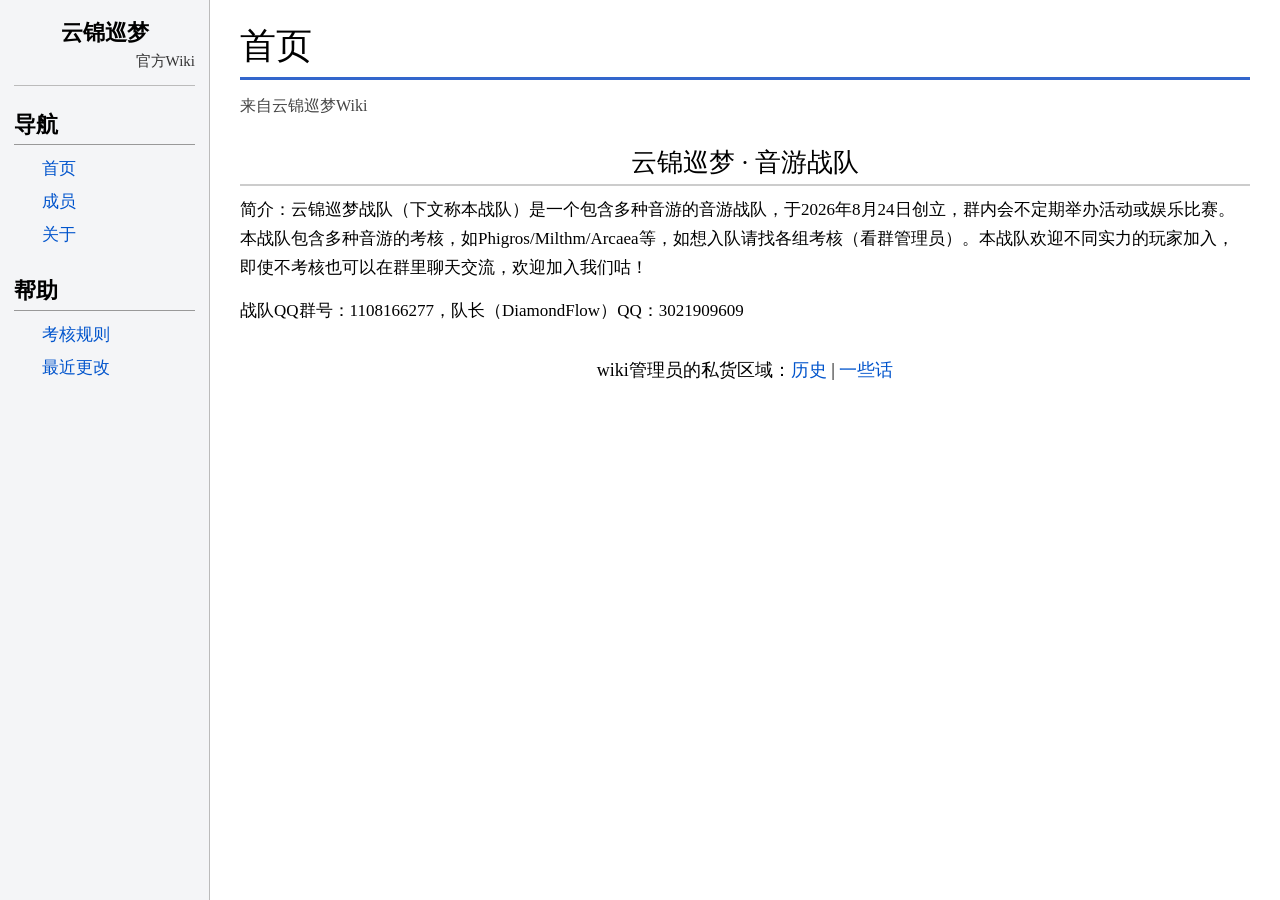
<file: index.html>
<!DOCTYPE html>
<html>
<head>
<meta charset="utf-8">
<link rel="stylesheet" href="./style.css">
</head>
<body>
<div class="sidebar">
    <div class="sidebar-header">
        <span class="big-title">云锦巡梦</span>
        <span class="sub-title">官方Wiki</span>
    </div>

    <h3>导航</h3>
    <ul>
        <li><a href="index.html">首页</a></li>
        <li><a href="member.html">成员</a></li>
        <li><a href="about.html">关于</a></li>
    </ul>

    <h3>帮助</h3>
    <ul>
        <li><a href="examrule.html">考核规则</a></li>
        <li><a href="recent.html">最近更改</a></li>
    </ul>
</div>

<div class="main-content">
    <h1 class="page-title">首页</h1>
    <div class="sub-note">来自云锦巡梦Wiki</div>

    <h2>云锦巡梦 · 音游战队</h2>
    <p>简介：云锦巡梦战队（下文称本战队）是一个包含多种音游的音游战队，于2026年8月24日创立，群内会不定期举办活动或娱乐比赛。本战队包含多种音游的考核，如Phigros/Milthm/Arcaea等，如想入队请找各组考核（看群管理员）。本战队欢迎不同实力的玩家加入，即使不考核也可以在群里聊天交流，欢迎加入我们咕！</p>
    <p>战队QQ群号：1108166277，队长（DiamondFlow）QQ：3021909609</p>

    <div class="bottom-tip">
    wiki管理员的私货区域：<a href="history.html">历史</a> <span>|</span> <a href="words.html">一些话</a>
    </div>
</div>
</body>
</html>
</file>
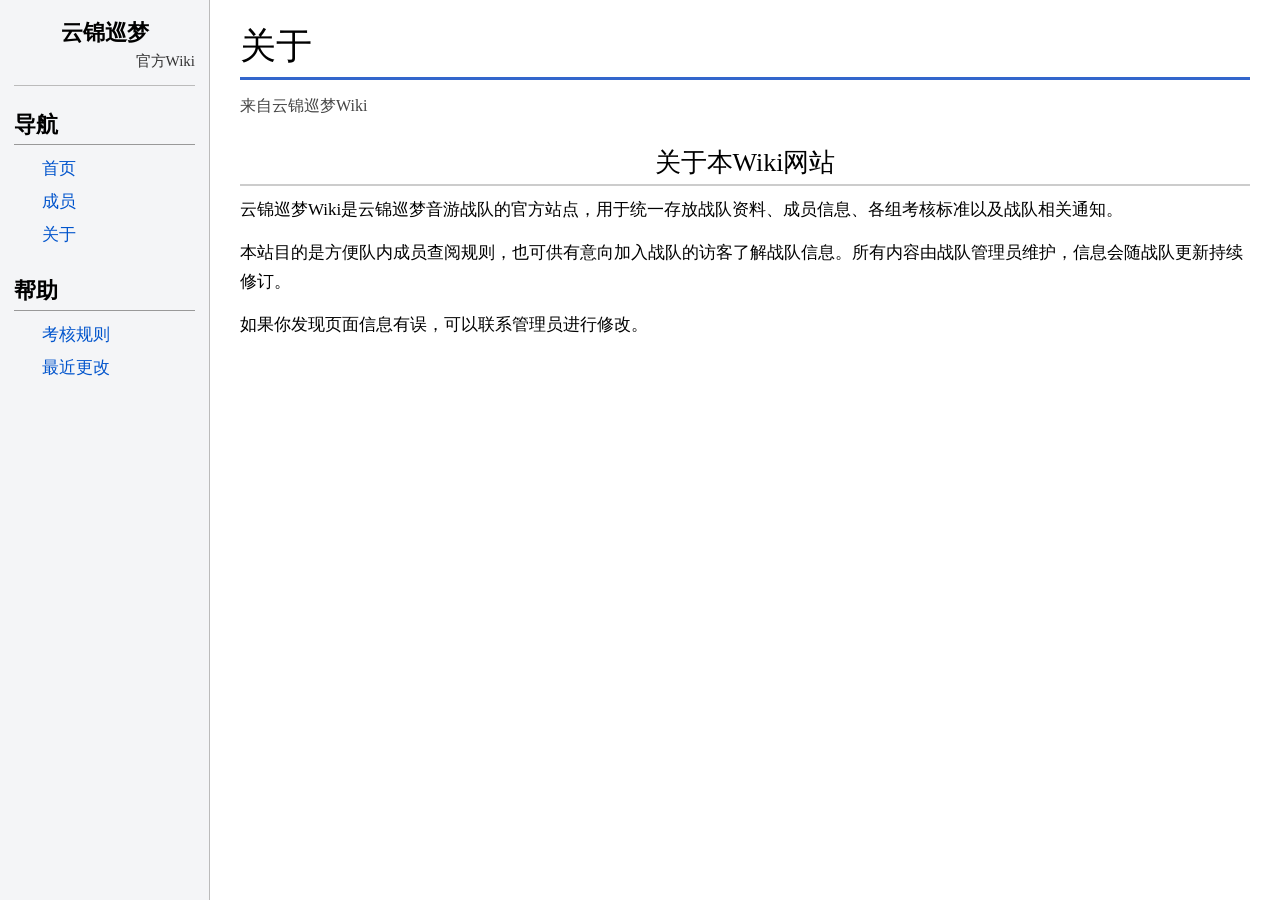
<file: about.html>
<!DOCTYPE html>
<html>
<head>
<meta charset="utf-8">
<link rel="stylesheet" href="./style.css">
</head>
<body>
<div class="sidebar">
    <div class="sidebar-header">
        <span class="big-title">云锦巡梦</span>
        <span class="sub-title">官方Wiki</span>
    </div>

    <h3>导航</h3>
    <ul>
        <li><a href="index.html">首页</a></li>
        <li><a href="member.html">成员</a></li>
        <li><a href="about.html">关于</a></li>
    </ul>

    <h3>帮助</h3>
    <ul>
        <li><a href="examrule.html">考核规则</a></li>
        <li><a href="recent.html">最近更改</a></li>
    </ul>
</div>

<div class="main-content">
    <h1 class="page-title">关于</h1>
    <div class="sub-note">来自云锦巡梦Wiki</div>
    <h2>关于本Wiki网站</h2>
    <p>云锦巡梦Wiki是云锦巡梦音游战队的官方站点，用于统一存放战队资料、成员信息、各组考核标准以及战队相关通知。</p>
    <p>本站目的是方便队内成员查阅规则，也可供有意向加入战队的访客了解战队信息。所有内容由战队管理员维护，信息会随战队更新持续修订。</p>
    <p>如果你发现页面信息有误，可以联系管理员进行修改。</p>
</div>
</body>
</html>
</file>
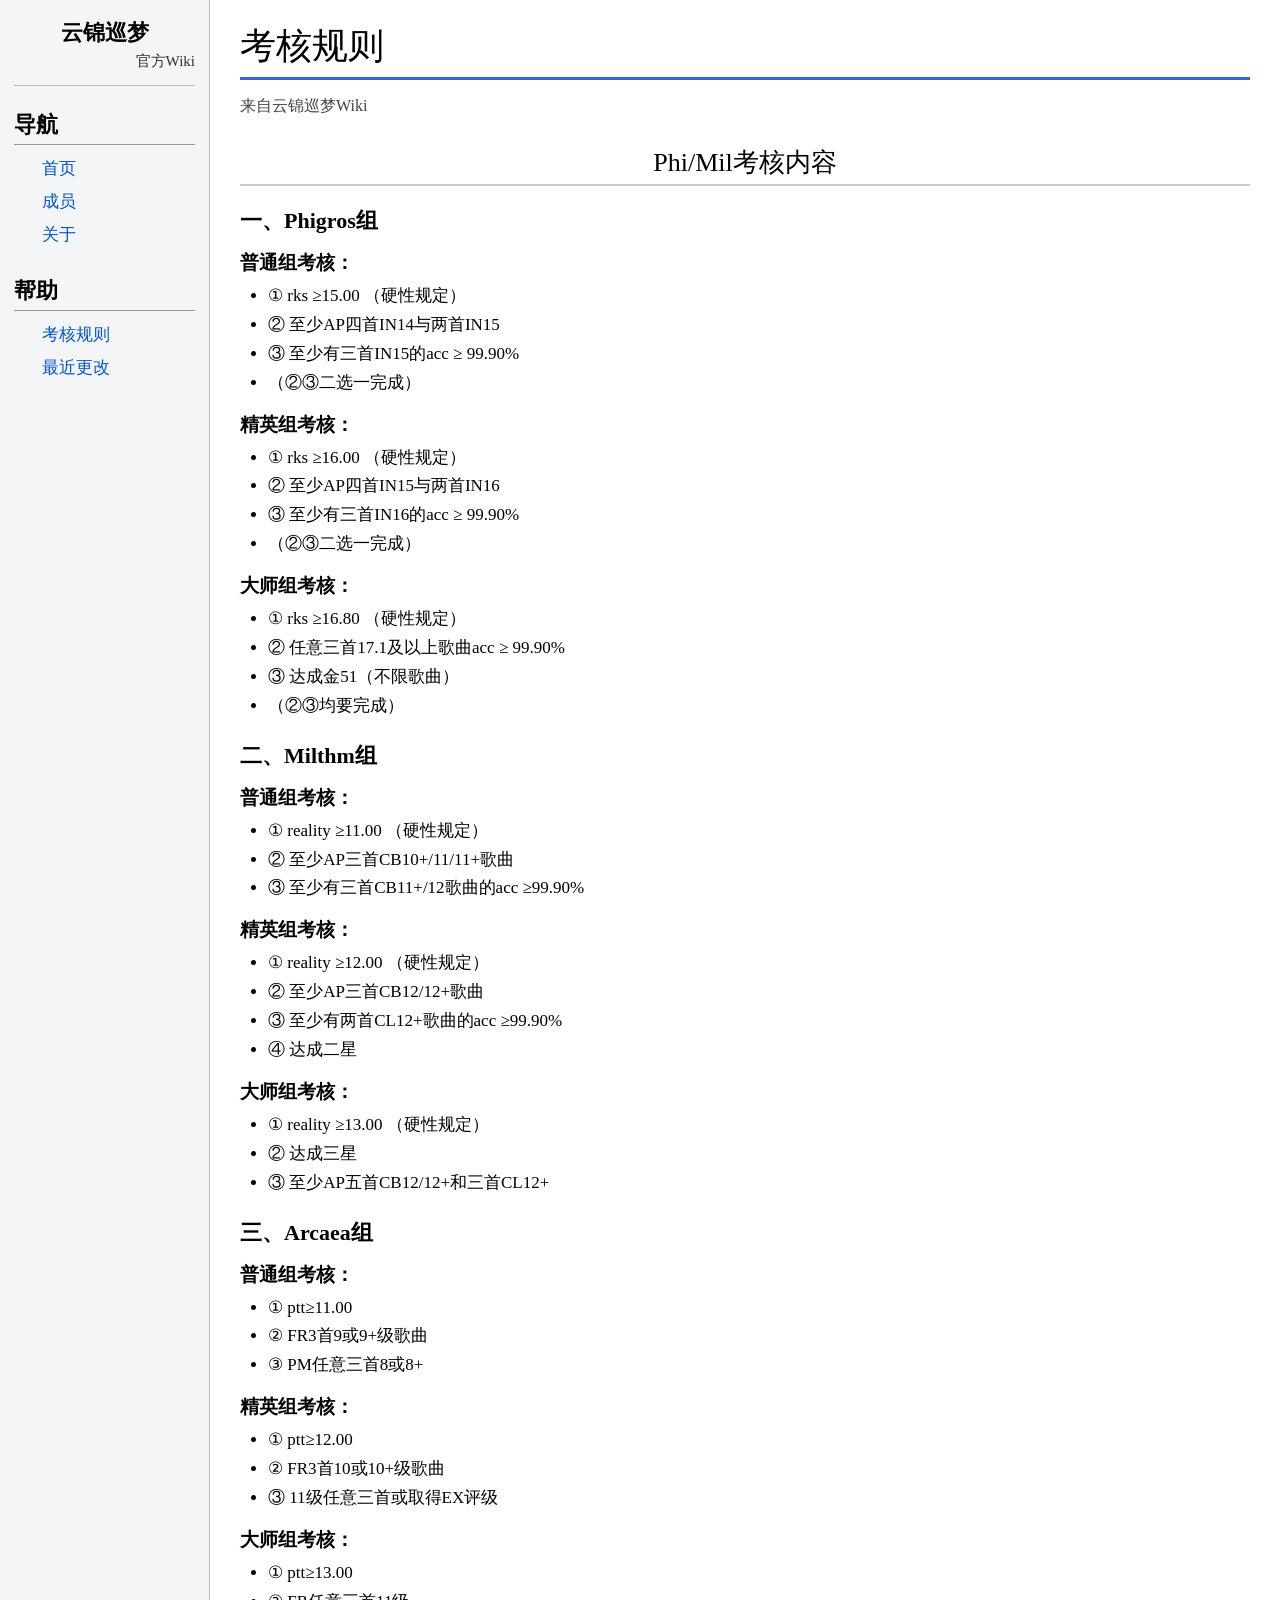
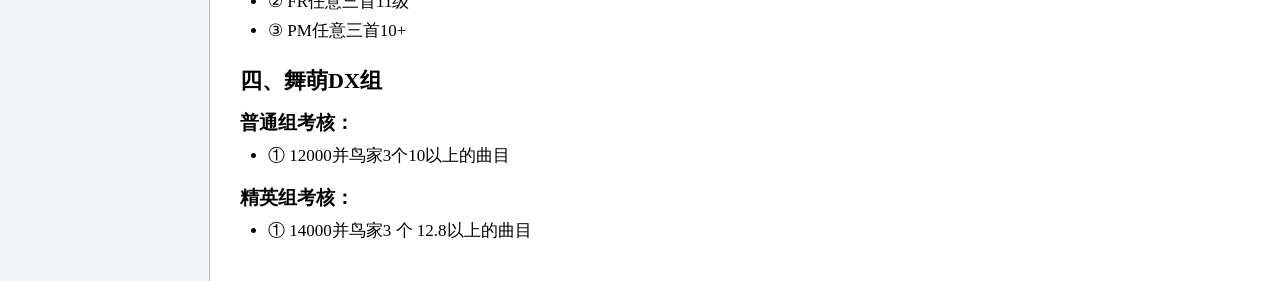
<file: examrule.html>
<!DOCTYPE html>
<html>
<head>
<meta charset="utf-8">
<link rel="stylesheet" href="./style.css">
</head>
<body>
<div class="sidebar">
    <div class="sidebar-header">
        <span class="big-title">云锦巡梦</span>
        <span class="sub-title">官方Wiki</span>
    </div>

    <h3>导航</h3>
    <ul>
        <li><a href="index.html">首页</a></li>
        <li><a href="member.html">成员</a></li>
        <li><a href="about.html">关于</a></li>
    </ul>

    <h3>帮助</h3>
    <ul>
        <li><a href="examrule.html">考核规则</a></li>
        <li><a href="recent.html">最近更改</a></li>
    </ul>
</div>

<div class="main-content">
    <h1 class="page-title">考核规则</h1>
    <div class="sub-note">来自云锦巡梦Wiki</div>

    <h2>Phi/Mil考核内容</h2>
    <h3>一、Phigros组</h3>
    <h4>普通组考核：</h4>
    <ul>
        <li>① rks ≥15.00 （硬性规定）</li>
        <li>② 至少AP四首IN14与两首IN15</li>
        <li>③ 至少有三首IN15的acc ≥ 99.90%</li>
        <li>（②③二选一完成）</li>
    </ul>
    <h4>精英组考核：</h4>
    <ul>
        <li>① rks ≥16.00 （硬性规定）</li>
        <li>② 至少AP四首IN15与两首IN16</li>
        <li>③ 至少有三首IN16的acc ≥ 99.90%</li>
        <li>（②③二选一完成）</li>
    </ul>
    <h4>大师组考核：</h4>
    <ul>
        <li>① rks ≥16.80 （硬性规定）</li>
        <li>② 任意三首17.1及以上歌曲acc ≥ 99.90%</li>
        <li>③ 达成金51（不限歌曲）</li>
        <li>（②③均要完成）</li>
    </ul>

    <h3>二、Milthm组</h3>
    <h4>普通组考核：</h4>
    <ul>
        <li>① reality ≥11.00 （硬性规定）</li>
        <li>② 至少AP三首CB10+/11/11+歌曲</li>
        <li>③ 至少有三首CB11+/12歌曲的acc ≥99.90%</li>
    </ul>
    <h4>精英组考核：</h4>
    <ul>
        <li>① reality ≥12.00 （硬性规定）</li>
        <li>② 至少AP三首CB12/12+歌曲</li>
        <li>③ 至少有两首CL12+歌曲的acc ≥99.90%</li>
        <li>④ 达成二星</li>
    </ul>
    <h4>大师组考核：</h4>
    <ul>
        <li>① reality ≥13.00 （硬性规定）</li>
        <li>② 达成三星</li>
        <li>③ 至少AP五首CB12/12+和三首CL12+</li>
    </ul>

    <h3>三、Arcaea组</h3>
    <h4>普通组考核：</h4>
    <ul>
        <li>① ptt≥11.00</li>
        <li>② FR3首9或9+级歌曲</li>
        <li>③ PM任意三首8或8+</li>
    </ul>
    <h4>精英组考核：</h4>
    <ul>
        <li>① ptt≥12.00</li>
        <li>② FR3首10或10+级歌曲</li>
        <li>③ 11级任意三首或取得EX评级</li>
    </ul>
    <h4>大师组考核：</h4>
    <ul>
        <li>① ptt≥13.00</li>
        <li>② FR任意三首11级</li>
        <li>③ PM任意三首10+</li>
    </ul>

    <h3>四、舞萌DX组</h3>
    <h4>普通组考核：</h4>
    <ul>
        <li>① 12000并鸟家3个10以上的曲目</li>
    </ul>
    <h4>精英组考核：</h4>
    <ul>
        <li>① 14000并鸟家3 个 12.8以上的曲目</li>
    </ul>
</div>
</body>
</html>
</file>
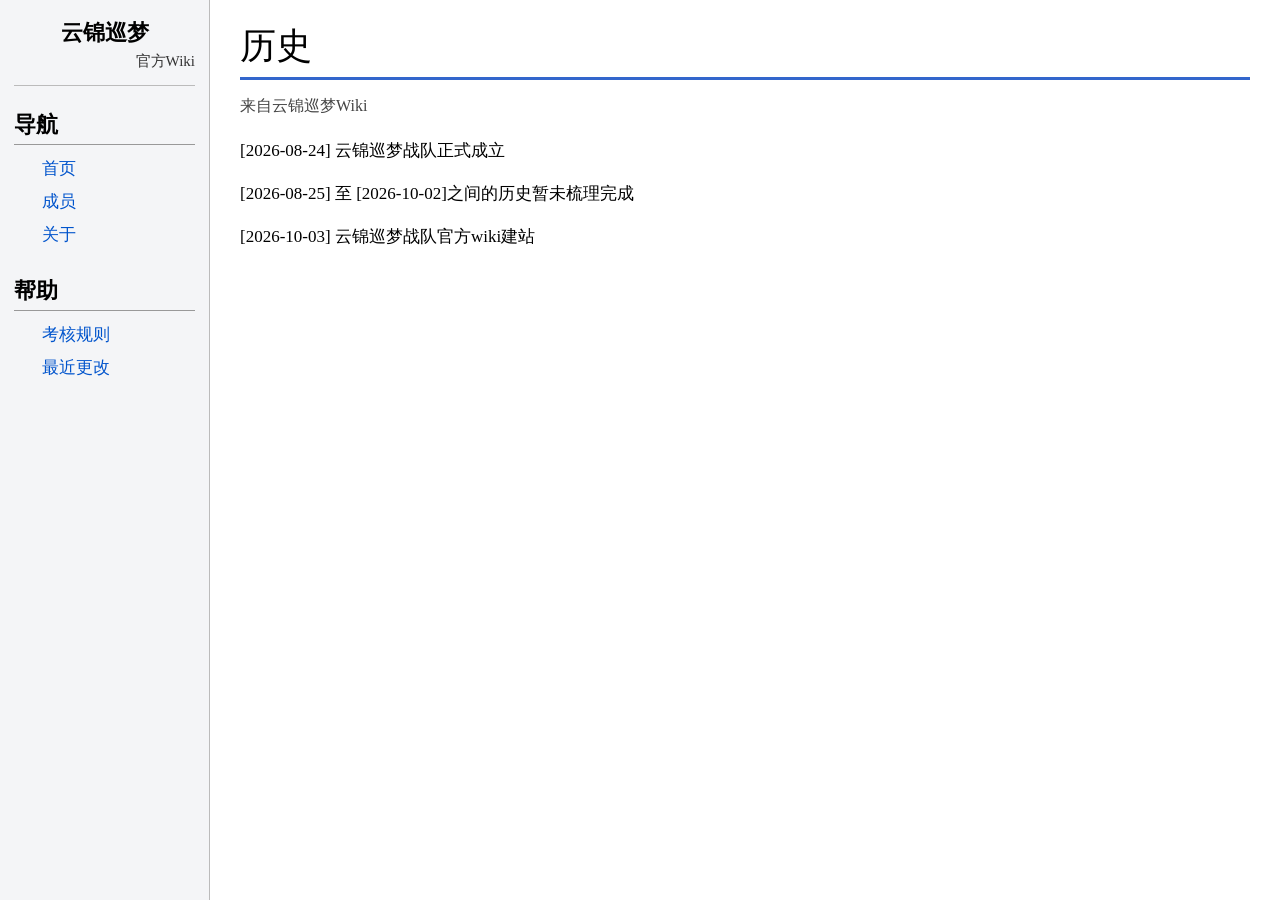
<file: history.html>
<!DOCTYPE html>
<html>
<head>
<meta charset="utf-8">
<link rel="stylesheet" href="./style.css">
</head>
<body>
<div class="sidebar">
    <div class="sidebar-header">
        <span class="big-title">云锦巡梦</span>
        <span class="sub-title">官方Wiki</span>
    </div>

    <h3>导航</h3>
    <ul>
        <li><a href="index.html">首页</a></li>
        <li><a href="member.html">成员</a></li>
        <li><a href="about.html">关于</a></li>
    </ul>

    <h3>帮助</h3>
    <ul>
        <li><a href="examrule.html">考核规则</a></li>
        <li><a href="recent.html">最近更改</a></li>
    </ul>
</div>

<div class="main-content">
    <h1 class="page-title">历史</h1>
    <div class="sub-note">来自云锦巡梦Wiki</div>
    <p>[2026-08-24] 云锦巡梦战队正式成立</p>
    <p>[2026-08-25] 至 [2026-10-02]之间的历史暂未梳理完成</p>
    <p>[2026-10-03] 云锦巡梦战队官方wiki建站</p>
</div>
</body>
</html>
</file>
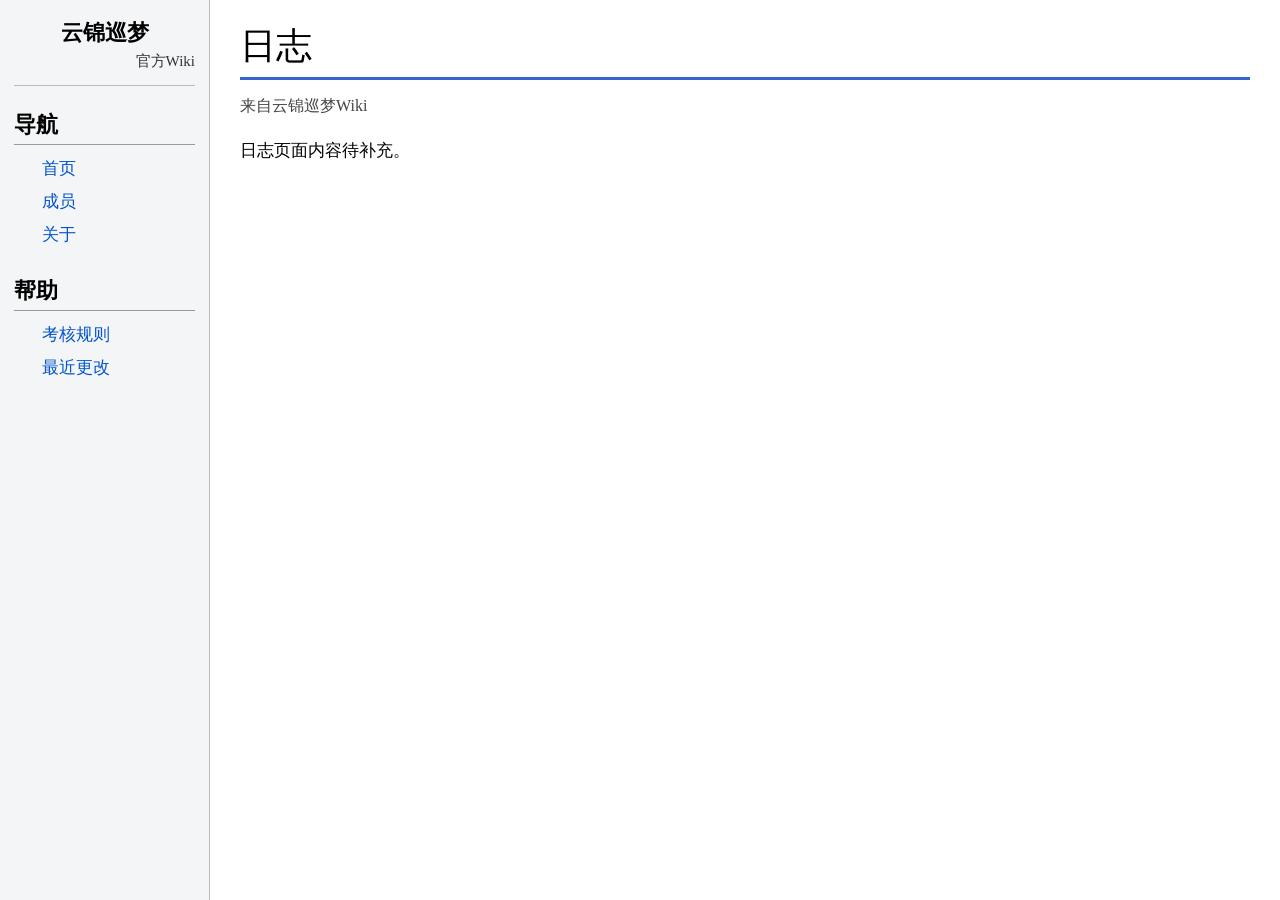
<file: log.html>
<!DOCTYPE html>
<html>
<head>
<meta charset="utf-8">
<link rel="stylesheet" href="./style.css">
</head>
<body>
<div class="sidebar">
    <div class="sidebar-header">
        <span class="big-title">云锦巡梦</span>
        <span class="sub-title">官方Wiki</span>
    </div>

    <h3>导航</h3>
    <ul>
        <li><a href="index.html">首页</a></li>
        <li><a href="member.html">成员</a></li>
        <li><a href="about.html">关于</a></li>
    </ul>

    <h3>帮助</h3>
    <ul>
        <li><a href="examrule.html">考核规则</a></li>
        <li><a href="recent.html">最近更改</a></li>
    </ul>
</div>

<div class="main-content">
    <h1 class="page-title">日志</h1>
    <div class="sub-note">来自云锦巡梦Wiki</div>
    <p>日志页面内容待补充。</p>
</div>
</body>
</html>
</file>
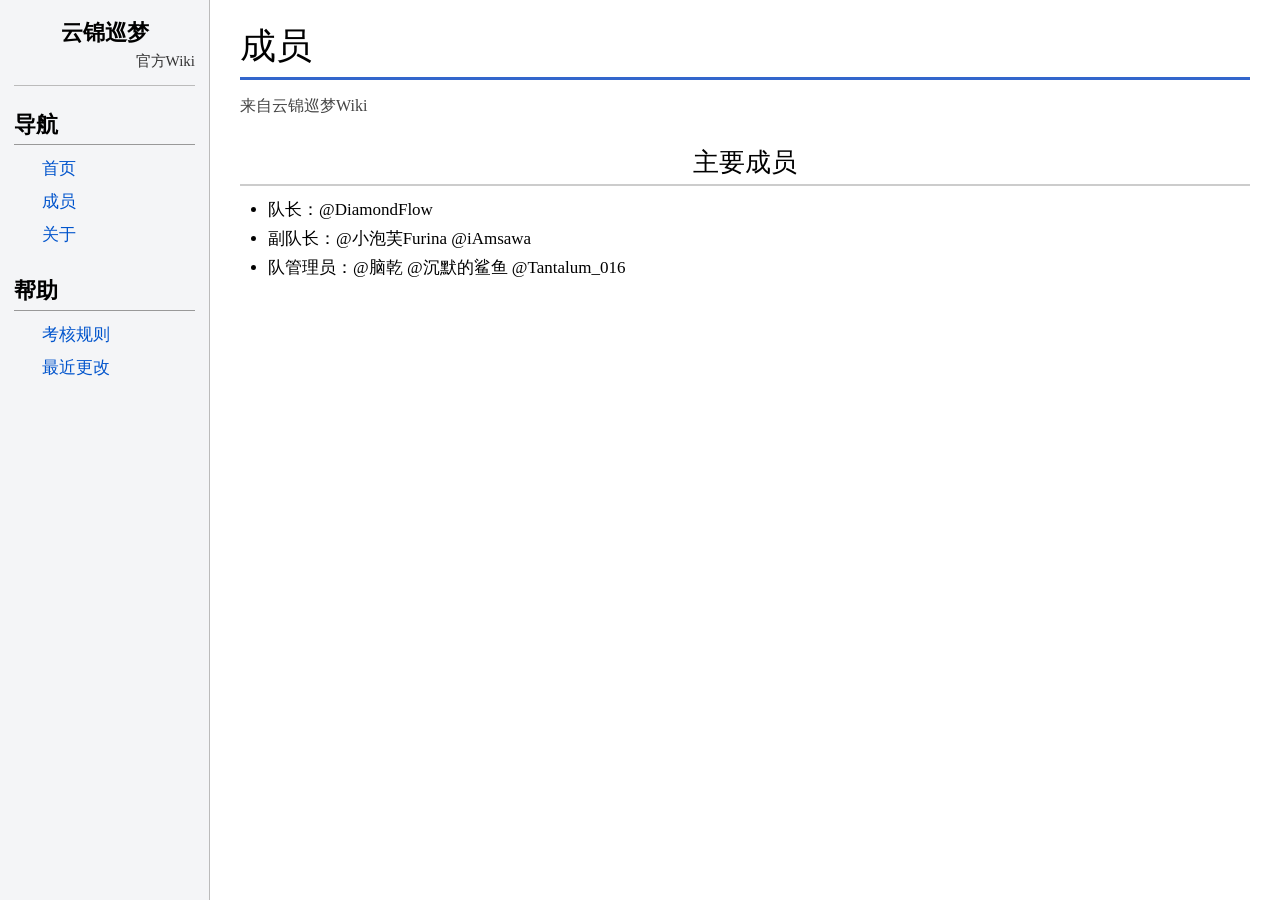
<file: member.html>
<!DOCTYPE html>
<html>
<head>
<meta charset="utf-8">
<link rel="stylesheet" href="./style.css">
</head>
<body>
<div class="sidebar">
    <div class="sidebar-header">
        <span class="big-title">云锦巡梦</span>
        <span class="sub-title">官方Wiki</span>
    </div>

    <h3>导航</h3>
    <ul>
        <li><a href="index.html">首页</a></li>
        <li><a href="member.html">成员</a></li>
        <li><a href="about.html">关于</a></li>
    </ul>

    <h3>帮助</h3>
    <ul>
        <li><a href="examrule.html">考核规则</a></li>
        <li><a href="recent.html">最近更改</a></li>
    </ul>
</div>

<div class="main-content">
    <h1 class="page-title">成员</h1>
    <div class="sub-note">来自云锦巡梦Wiki</div>
    <h2>主要成员</h2>
    <ul>
        <li>队长：@DiamondFlow</li>
        <li>副队长：@小泡芙Furina @iAmsawa</li>
        <li>队管理员：@脑乾 @沉默的鲨鱼 @Tantalum_016</li>
    </ul>
</div>
</body>
</html>
</file>
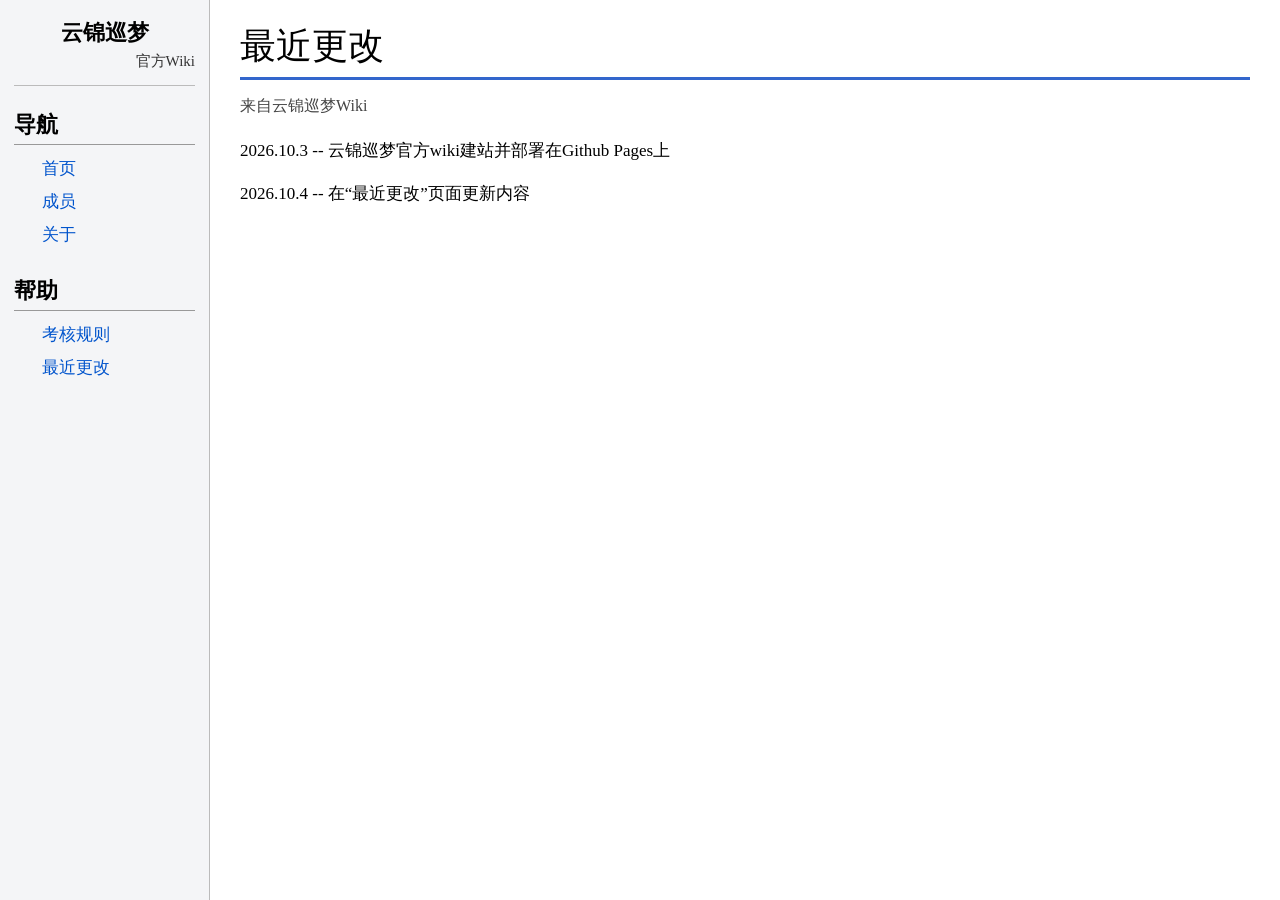
<file: recent.html>
<!DOCTYPE html>
<html>
<head>
<meta charset="utf-8">
<link rel="stylesheet" href="./style.css">
</head>
<body>
<div class="sidebar">
    <div class="sidebar-header">
        <span class="big-title">云锦巡梦</span>
        <span class="sub-title">官方Wiki</span>
    </div>

    <h3>导航</h3>
    <ul>
        <li><a href="index.html">首页</a></li>
        <li><a href="member.html">成员</a></li>
        <li><a href="about.html">关于</a></li>
    </ul>

    <h3>帮助</h3>
    <ul>
        <li><a href="examrule.html">考核规则</a></li>
        <li><a href="recent.html">最近更改</a></li>
    </ul>
</div>

<div class="main-content">
    <h1 class="page-title">最近更改</h1>
    <div class="sub-note">来自云锦巡梦Wiki</div>
    <p>2026.10.3 -- 云锦巡梦官方wiki建站并部署在Github Pages上</p>
    <p>2026.10.4 -- 在“最近更改”页面更新内容</p>
</div>
</body>
</html>
</file>
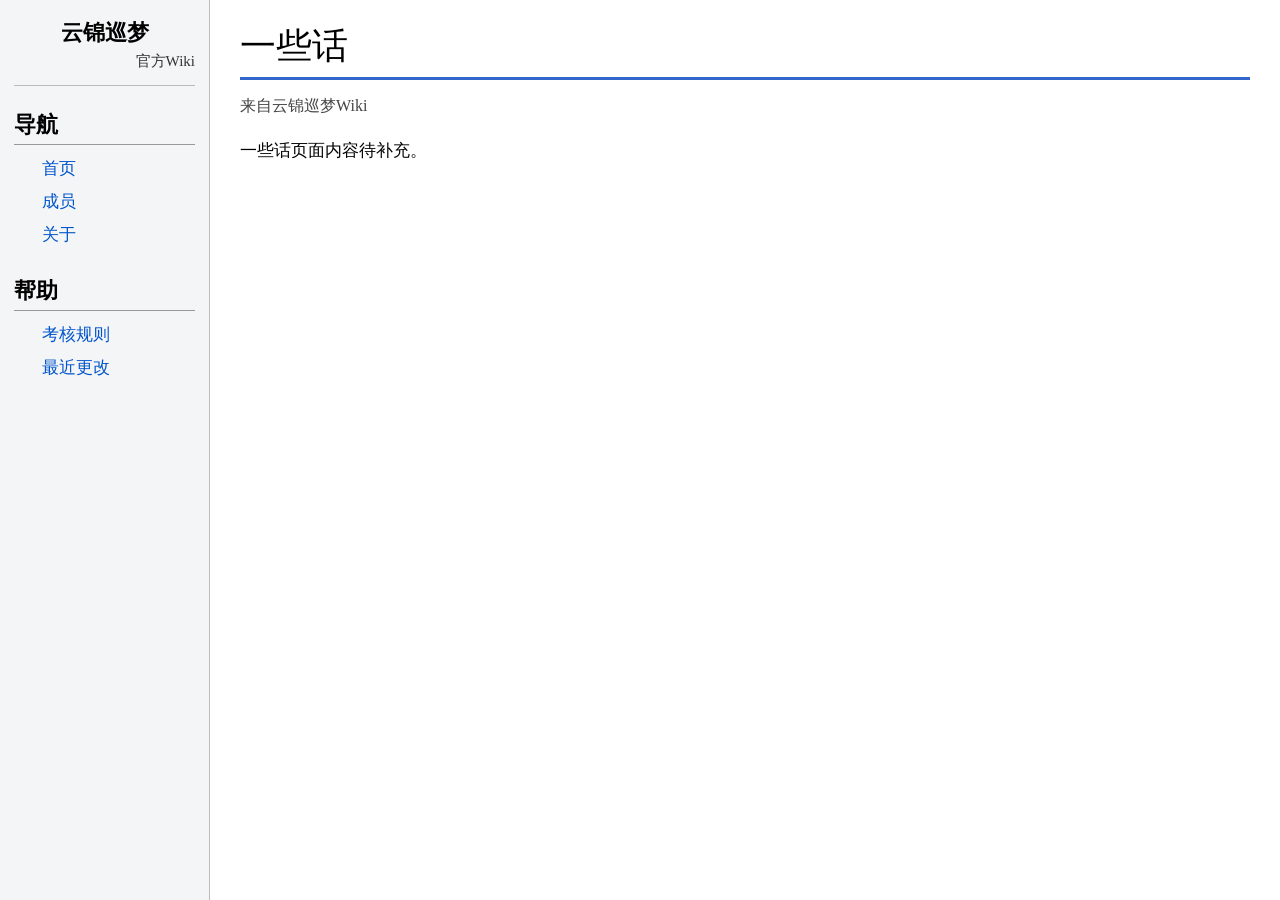
<file: words.html>
<!DOCTYPE html>
<html>
<head>
<meta charset="utf-8">
<link rel="stylesheet" href="./style.css">
</head>
<body>
<div class="sidebar">
    <div class="sidebar-header">
        <span class="big-title">云锦巡梦</span>
        <span class="sub-title">官方Wiki</span>
    </div>

    <h3>导航</h3>
    <ul>
        <li><a href="index.html">首页</a></li>
        <li><a href="member.html">成员</a></li>
        <li><a href="about.html">关于</a></li>
    </ul>

    <h3>帮助</h3>
    <ul>
        <li><a href="examrule.html">考核规则</a></li>
        <li><a href="recent.html">最近更改</a></li>
    </ul>
</div>

<div class="main-content">
    <h1 class="page-title">一些话</h1>
    <div class="sub-note">来自云锦巡梦Wiki</div>
    <p>一些话页面内容待补充。</p>
</div>
</body>
</html>
</file>
<file: style.css>
* {
    margin: 0;
    padding: 0;
    box-sizing: border-box;
}
body {
    display: flex;
    min-height: 100vh;
    font-family: "SimSun", "Microsoft Yahei", serif;
}

.sidebar {
    width: 210px;
    background-color: #f4f5f7;
    border-right: 1px solid #bbbbbb;
    padding: 18px 14px;
    flex-shrink: 0;
}
/* ==========侧边栏头部标题块========== */
.sidebar-header{
    margin-bottom:24px;
    padding-bottom:14px;
    border-bottom:1px solid #bbbbbb;
}
.sidebar-header .big-title{
    font-size:22px;
    font-weight:bold;
    color:#000000;
    display:block;
    text-align:center;
}
.sidebar-header .sub-title{
    font-size:15px;
    text-align:right;
    color:#333333;
    display:block;
    margin-top:4px;
}

.sidebar ul {
    list-style: none;
    margin-bottom: 26px;
}
.sidebar h3 {
    margin-bottom:10px;
    padding-bottom:4px;
    border-bottom:1px solid #999999;
}
.sidebar li {
    margin:4px 0;
}
.sidebar a {
    color:#0054cc;
    text-decoration:none;
}
.sidebar a:hover {
    text-decoration:underline;
}

.main-content {
    flex-grow: 1;
    padding:22px 30px;
}

/* ----------wiki页面样式 ---------- */
.page-title{
    font-size:36px;
    font-weight:normal;
    padding-bottom:6px;
    border-bottom:3px solid #3366cc;
    margin-bottom:16px;
}
.sub-note{
    color:#444;
    font-size:16px;
    margin-bottom:20px;
}
h2{
    font-size:26px;
    margin:28px 0 10px 0;
    padding-bottom:4px;
    border-bottom:2px solid #cccccc;
    font-weight:normal;
    text-align:center;
}
h3{
    font-size:22px;
    margin:20px 0 8px 0;
}
h4{
    font-size:19px;
    margin:14px 0 6px 0;
}
p{
    font-size:17px;
    line-height:1.7;
    margin-bottom:14px;
}
ul{
    padding-left:28px;
    margin-bottom:14px;
    line-height:1.7;
    font-size:17px;
}
.bottom-tip{
    margin-top:32px;
    text-align:center;
    font-size:18px;
}
.bottom-tip a{
    color:#0054cc;
    text-decoration:none;
}
.bottom-tip a:hover{
    text-decoration:underline;
}
</file>
